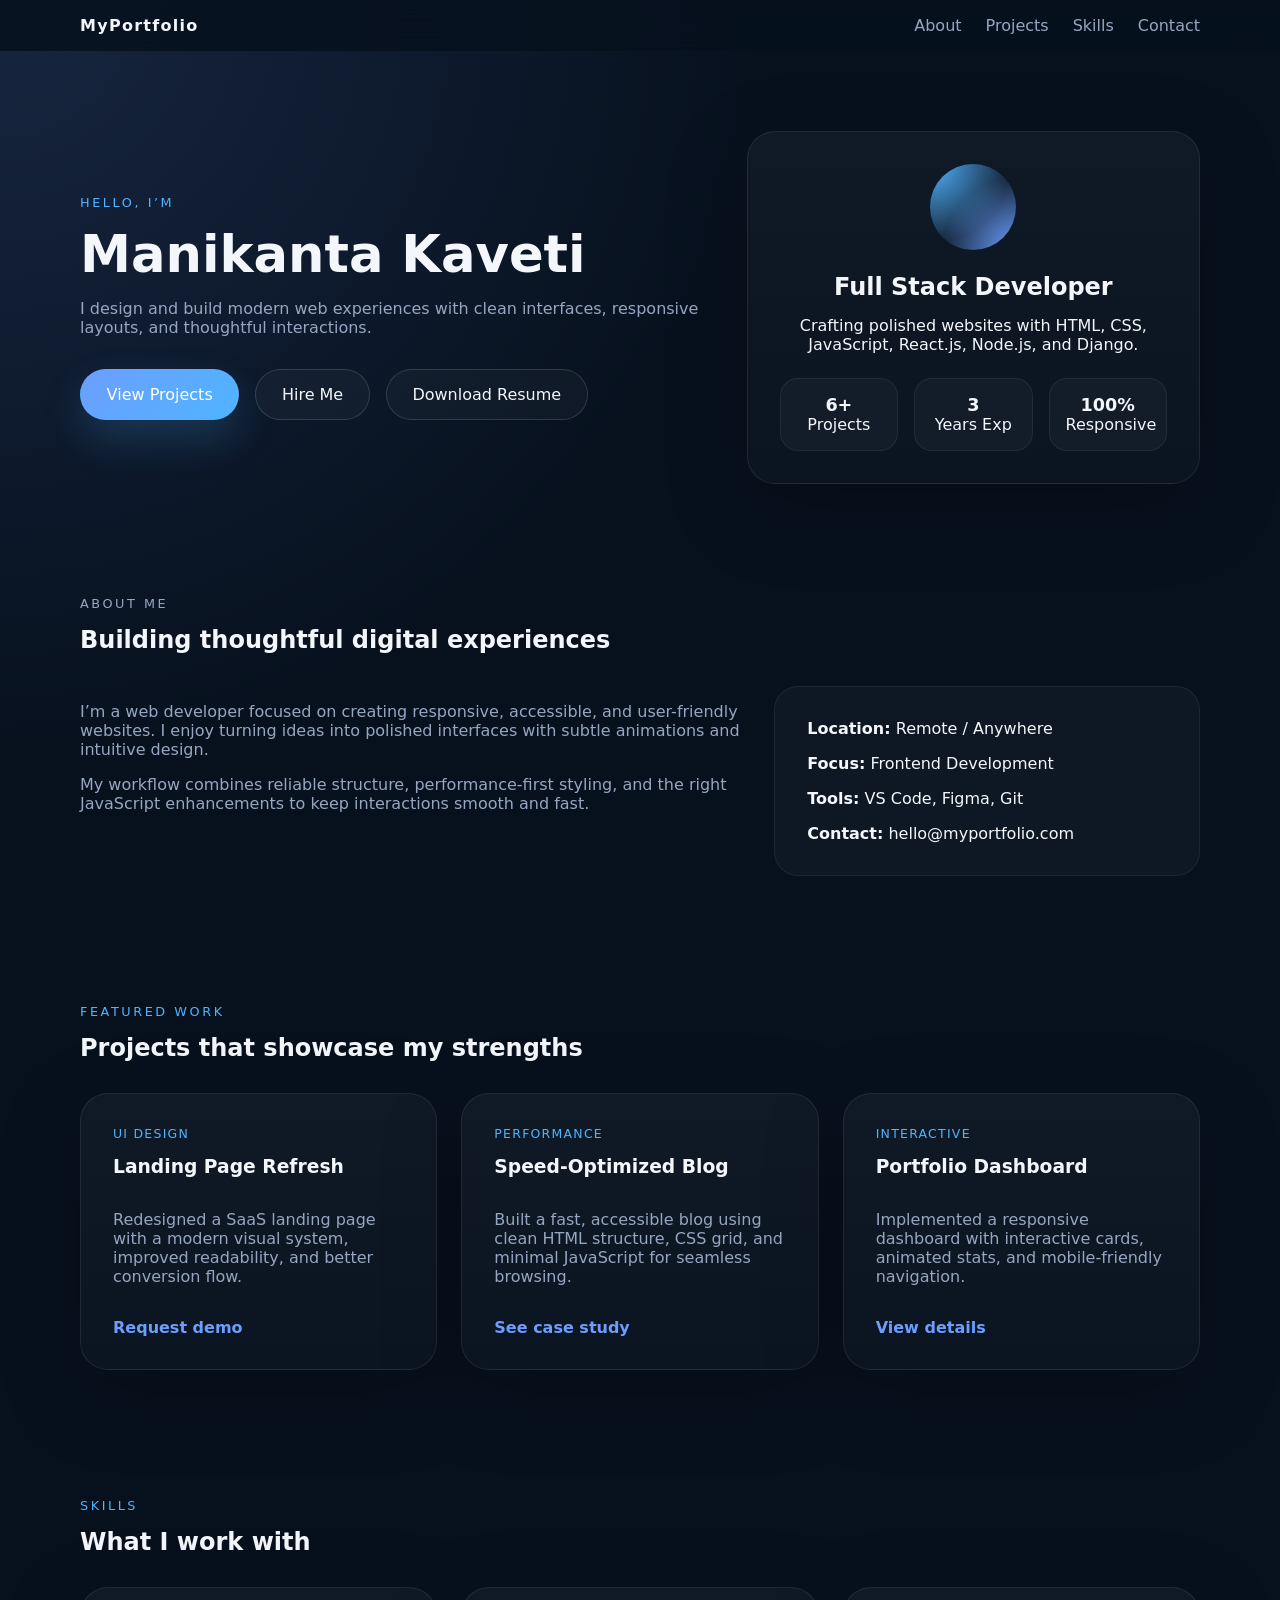
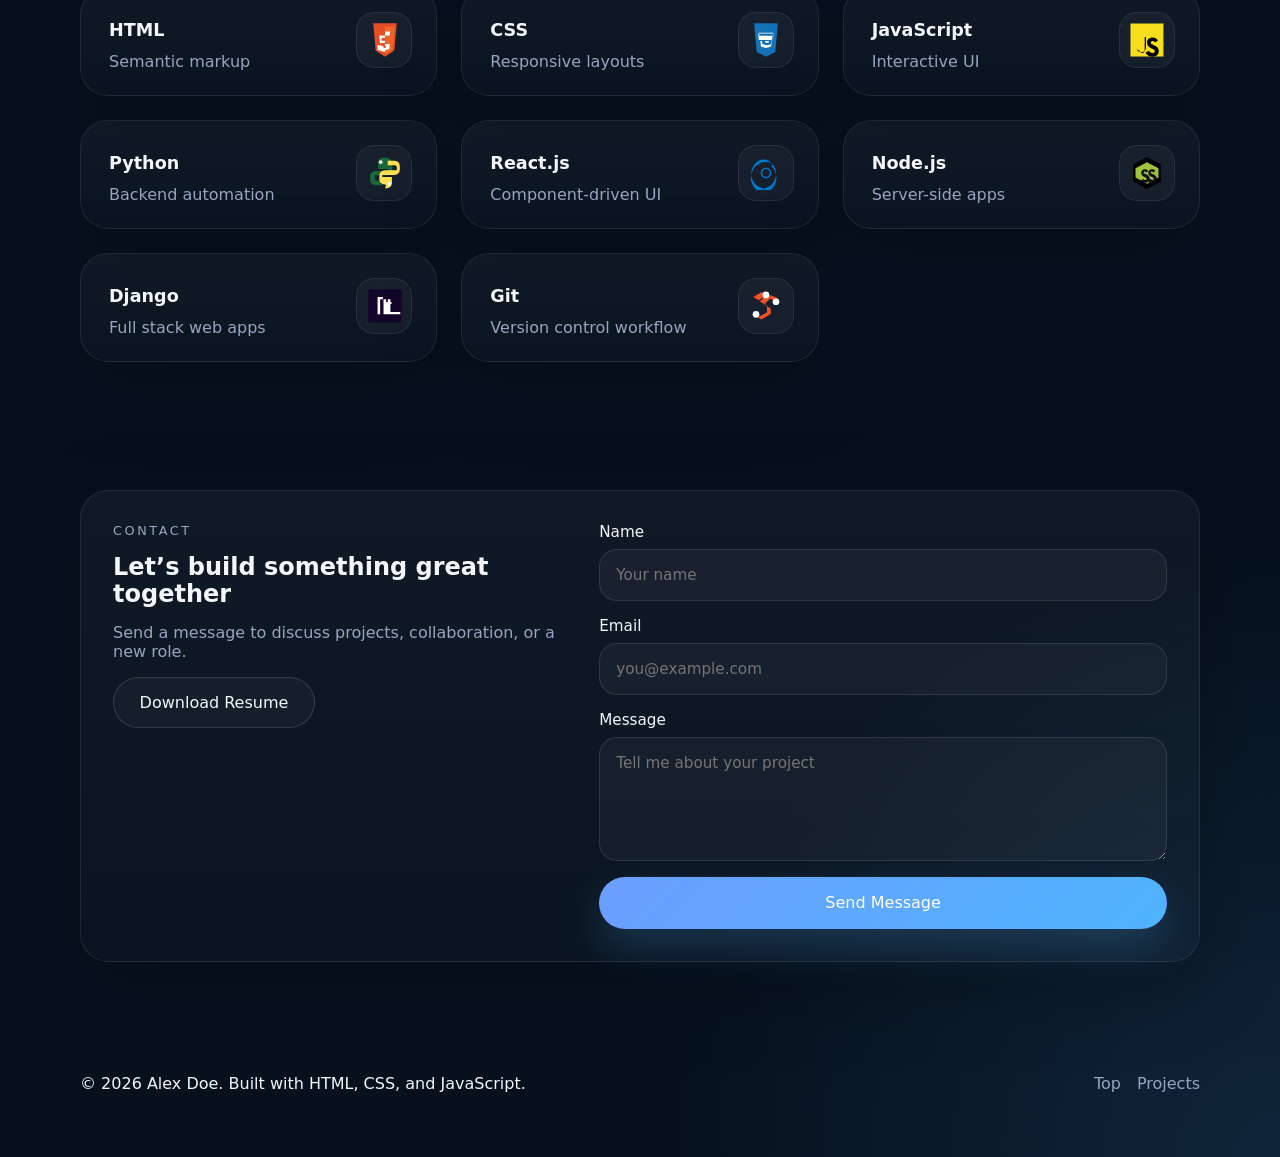
<file: portfolio/index.html>
<!DOCTYPE html>
<html lang="en">
<head>
  <meta charset="UTF-8" />
  <meta name="viewport" content="width=device-width, initial-scale=1.0" />
  <title>My Portfolio</title>
  <link rel="stylesheet" href="styles.css" />
  <script defer src="script.js"></script>
</head>
<body>
  <header class="site-header">
    <div class="container header-inner">
      <a href="#home" class="brand">MyPortfolio</a>
      <nav class="site-nav">
        <a href="#about">About</a>
        <a href="#projects">Projects</a>
        <a href="#skills">Skills</a>
        <a href="#contact">Contact</a>
      </nav>
      <button class="nav-toggle" aria-label="Open navigation">☰</button>
    </div>
  </header>

  <main>
    <section id="home" class="hero-section">
      <div class="container hero-grid">
        <div class="hero-copy fade-up">
          <p class="eyebrow">Hello, I’m</p>
          <h1>Manikanta Kaveti</h1>
          <p class="hero-text">I design and build modern web experiences with clean interfaces, responsive layouts, and thoughtful interactions.</p>
          <div class="hero-actions">
            <a href="#projects" class="btn btn-primary">View Projects</a>
            <a href="#contact" class="btn btn-outline">Hire Me</a>
            <a href="Kaveti_Manikanta@Resume.pdf" class="btn btn-outline" download>Download Resume</a>
          </div>
        </div>
        <div class="hero-card fade-up delay-1">
          <div class="profile-card">
            <div class="profile-avatar"></div>
            <h2>Full Stack Developer</h2>
            <p>Crafting polished websites with HTML, CSS, JavaScript, React.js, Node.js, and Django.</p>
            <ul class="stat-list">
              <li><strong>6+</strong><span>Projects</span></li>
              <li><strong>3</strong><span>Years Exp</span></li>
              <li><strong>100%</strong><span>Responsive</span></li>
            </ul>
          </div>
        </div>
      </div>
    </section>

    <section id="about" class="section block about-section">
      <div class="container fade-up">
        <div class="section-heading">
          <p class="eyebrow">About Me</p>
          <h2>Building thoughtful digital experiences</h2>
        </div>
        <div class="about-grid">
          <div>
            <p>I’m a web developer focused on creating responsive, accessible, and user-friendly websites. I enjoy turning ideas into polished interfaces with subtle animations and intuitive design.</p>
            <p>My workflow combines reliable structure, performance-first styling, and the right JavaScript enhancements to keep interactions smooth and fast.</p>
          </div>
          <div class="about-list">
            <div><strong>Location:</strong> Remote / Anywhere</div>
            <div><strong>Focus:</strong> Frontend Development</div>
            <div><strong>Tools:</strong> VS Code, Figma, Git</div>
            <div><strong>Contact:</strong> hello@myportfolio.com</div>
          </div>
        </div>
      </div>
    </section>

    <section id="projects" class="section projects-section">
      <div class="container fade-up">
        <div class="section-heading">
          <p class="eyebrow">Featured Work</p>
          <h2>Projects that showcase my strengths</h2>
        </div>
        <div class="project-grid">
          <article class="project-card hover-rise">
            <span class="project-chip">UI Design</span>
            <h3>Landing Page Refresh</h3>
            <p>Redesigned a SaaS landing page with a modern visual system, improved readability, and better conversion flow.</p>
            <a href="#contact">Request demo</a>
          </article>
          <article class="project-card hover-rise">
            <span class="project-chip">Performance</span>
            <h3>Speed-Optimized Blog</h3>
            <p>Built a fast, accessible blog using clean HTML structure, CSS grid, and minimal JavaScript for seamless browsing.</p>
            <a href="#contact">See case study</a>
          </article>
          <article class="project-card hover-rise">
            <span class="project-chip">Interactive</span>
            <h3>Portfolio Dashboard</h3>
            <p>Implemented a responsive dashboard with interactive cards, animated stats, and mobile-friendly navigation.</p>
            <a href="#contact">View details</a>
          </article>
        </div>
      </div>
    </section>

    <section id="skills" class="section skills-section block">
      <div class="container fade-up">
        <div class="section-heading">
          <p class="eyebrow">Skills</p>
          <h2>What I work with</h2>
        </div>
        <div class="skills-grid">
          <div class="skill-card hover-rise skill-html"><strong>HTML</strong><span>Semantic markup</span></div>
          <div class="skill-card hover-rise skill-css"><strong>CSS</strong><span>Responsive layouts</span></div>
          <div class="skill-card hover-rise skill-js"><strong>JavaScript</strong><span>Interactive UI</span></div>
          <div class="skill-card hover-rise skill-python"><strong>Python</strong><span>Backend automation</span></div>
          <div class="skill-card hover-rise skill-react"><strong>React.js</strong><span>Component-driven UI</span></div>
          <div class="skill-card hover-rise skill-node"><strong>Node.js</strong><span>Server-side apps</span></div>
          <div class="skill-card hover-rise skill-django"><strong>Django</strong><span>Full stack web apps</span></div>
          <div class="skill-card hover-rise skill-git"><strong>Git</strong><span>Version control workflow</span></div>
        </div>
      </div>
    </section>

    <section id="contact" class="section contact-section">
      <div class="container fade-up">
        <div class="contact-card">
          <div>
            <p class="eyebrow">Contact</p>
            <h2>Let’s build something great together</h2>
            <p>Send a message to discuss projects, collaboration, or a new role.</p>
            <a href="Kaveti_Manikanta@Resume.pdf" class="btn btn-outline" download>Download Resume</a>
          </div>
          <form class="contact-form">
            <label>
              Name
              <input type="text" placeholder="Your name" required />
            </label>
            <label>
              Email
              <input type="email" placeholder="you@example.com" required />
            </label>
            <label>
              Message
              <textarea rows="5" placeholder="Tell me about your project"></textarea>
            </label>
            <button type="submit" class="btn btn-primary">Send Message</button>
          </form>
        </div>
      </div>
    </section>
  </main>

  <footer class="site-footer">
    <div class="container footer-inner">
      <p>© 2026 Alex Doe. Built with HTML, CSS, and JavaScript.</p>
      <div class="footer-links">
        <a href="#home">Top</a>
        <a href="#projects">Projects</a>
      </div>
    </div>
  </footer>
</body>
</html>
</file>
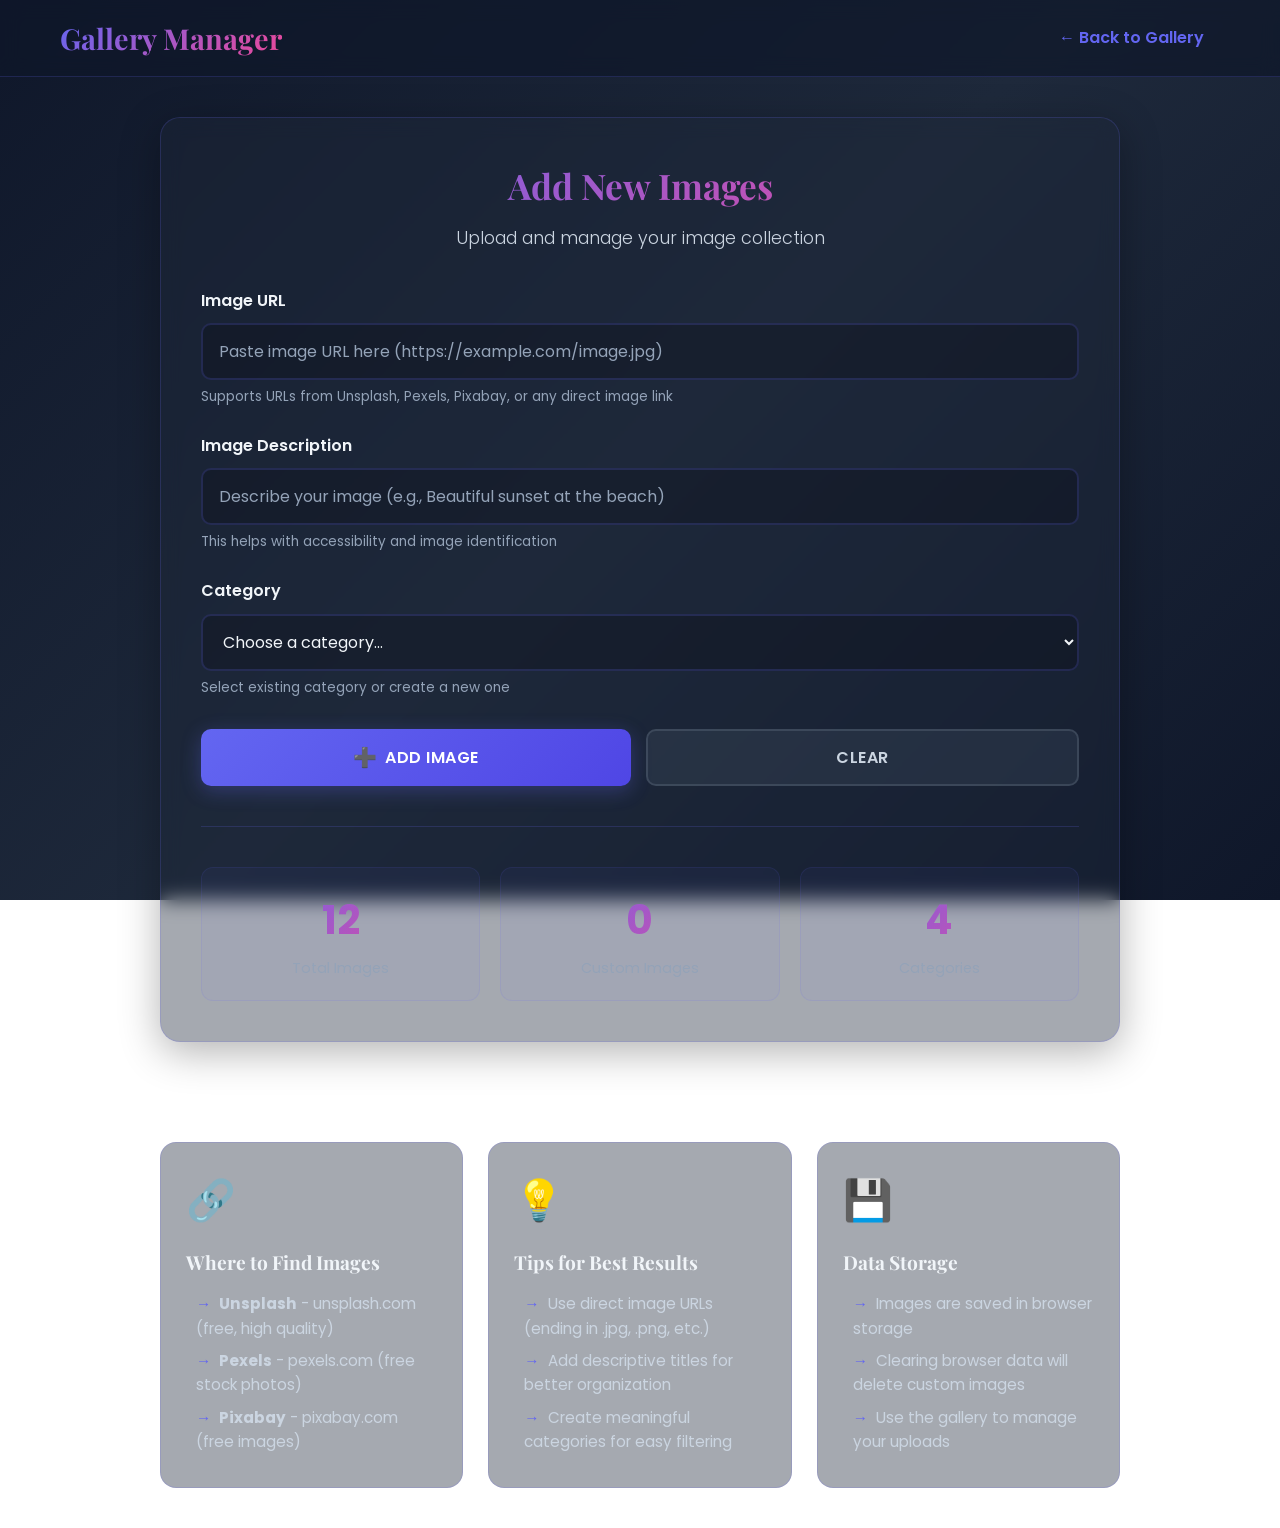
<file: add-images.html>
<!DOCTYPE html>
<html lang="en">
<head>
    <meta charset="UTF-8">
    <meta name="viewport" content="width=device-width, initial-scale=1.0">
    <title>Add Images - Gallery</title>
    <link href="https://fonts.googleapis.com/css2?family=Poppins:wght@300;400;600;700;800&family=Playfair+Display:wght@700&display=swap" rel="stylesheet">
    <link rel="stylesheet" href="styles.css">
</head>
<body class="add-images-page">
    <div class="add-images-container">
        <!-- Navigation Header -->
        <nav class="nav-header">
            <div class="nav-content">
                <h1 class="logo">Gallery Manager</h1>
                <a href="index.html" class="nav-link">← Back to Gallery</a>
            </div>
        </nav>

        <!-- Main Content -->
        <div class="add-images-wrapper">
            <div class="add-images-card">
                <div class="card-header">
                    <h2>Add New Images</h2>
                    <p class="subtitle-text">Upload and manage your image collection</p>
                </div>

                <form id="imageForm">
                    <!-- Image URL -->
                    <div class="form-group">
                        <label for="imageUrl">Image URL</label>
                        <input 
                            type="url" 
                            id="imageUrl" 
                            placeholder="Paste image URL here (https://example.com/image.jpg)"
                            required
                        >
                        <small class="form-hint">Supports URLs from Unsplash, Pexels, Pixabay, or any direct image link</small>
                    </div>

                    <!-- Image Description -->
                    <div class="form-group">
                        <label for="imageAlt">Image Description</label>
                        <input 
                            type="text" 
                            id="imageAlt" 
                            placeholder="Describe your image (e.g., Beautiful sunset at the beach)"
                            required
                        >
                        <small class="form-hint">This helps with accessibility and image identification</small>
                    </div>

                    <!-- Category Selection -->
                    <div class="form-group">
                        <label for="imageCategory">Category</label>
                        <div class="category-select-group">
                            <select id="imageCategory" required>
                                <option value="">Choose a category...</option>
                                <option value="nature">🌿 Nature</option>
                                <option value="city">🏙️ City</option>
                                <option value="animals">🦁 Animals</option>
                                <option value="technology">💻 Technology</option>
                                <option value="custom">➕ Create New Category</option>
                            </select>
                            <input 
                                type="text" 
                                id="newCategory" 
                                placeholder="Enter new category name (e.g., Travel, Food, Art)"
                                style="display: none;"
                            >
                        </div>
                        <small class="form-hint">Select existing category or create a new one</small>
                    </div>

                    <!-- Form Actions -->
                    <div class="form-actions">
                        <button type="submit" class="btn btn-primary">
                            <span class="btn-icon">➕</span>
                            <span class="btn-text">Add Image</span>
                        </button>
                        <button type="reset" class="btn btn-secondary">
                            <span class="btn-text">Clear</span>
                        </button>
                    </div>

                    <!-- Message Display -->
                    <div id="messageBox" class="message-box"></div>
                </form>

                <!-- Statistics -->
                <div class="stats-section">
                    <div class="stat-item">
                        <div class="stat-number" id="totalImages">12</div>
                        <div class="stat-label">Total Images</div>
                    </div>
                    <div class="stat-item">
                        <div class="stat-number" id="customImages">0</div>
                        <div class="stat-label">Custom Images</div>
                    </div>
                    <div class="stat-item">
                        <div class="stat-number" id="totalCategories">5</div>
                        <div class="stat-label">Categories</div>
                    </div>
                </div>

                <!-- Custom Images List -->
                <div class="custom-images-section" id="customImagesSection" style="display: none;">
                    <h3>Your Custom Images</h3>
                    <div class="images-grid" id="customImagesList"></div>
                </div>
            </div>
        </div>

        <!-- Tips Section -->
        <div class="tips-section">
            <div class="tip-card">
                <div class="tip-icon">🔗</div>
                <h4>Where to Find Images</h4>
                <ul>
                    <li><strong>Unsplash</strong> - unsplash.com (free, high quality)</li>
                    <li><strong>Pexels</strong> - pexels.com (free stock photos)</li>
                    <li><strong>Pixabay</strong> - pixabay.com (free images)</li>
                </ul>
            </div>

            <div class="tip-card">
                <div class="tip-icon">💡</div>
                <h4>Tips for Best Results</h4>
                <ul>
                    <li>Use direct image URLs (ending in .jpg, .png, etc.)</li>
                    <li>Add descriptive titles for better organization</li>
                    <li>Create meaningful categories for easy filtering</li>
                </ul>
            </div>

            <div class="tip-card">
                <div class="tip-icon">💾</div>
                <h4>Data Storage</h4>
                <ul>
                    <li>Images are saved in browser storage</li>
                    <li>Clearing browser data will delete custom images</li>
                    <li>Use the gallery to manage your uploads</li>
                </ul>
            </div>
        </div>
    </div>

    <script src="script.js"></script>
    <script src="add-images.js"></script>
</body>
</html>
</file>
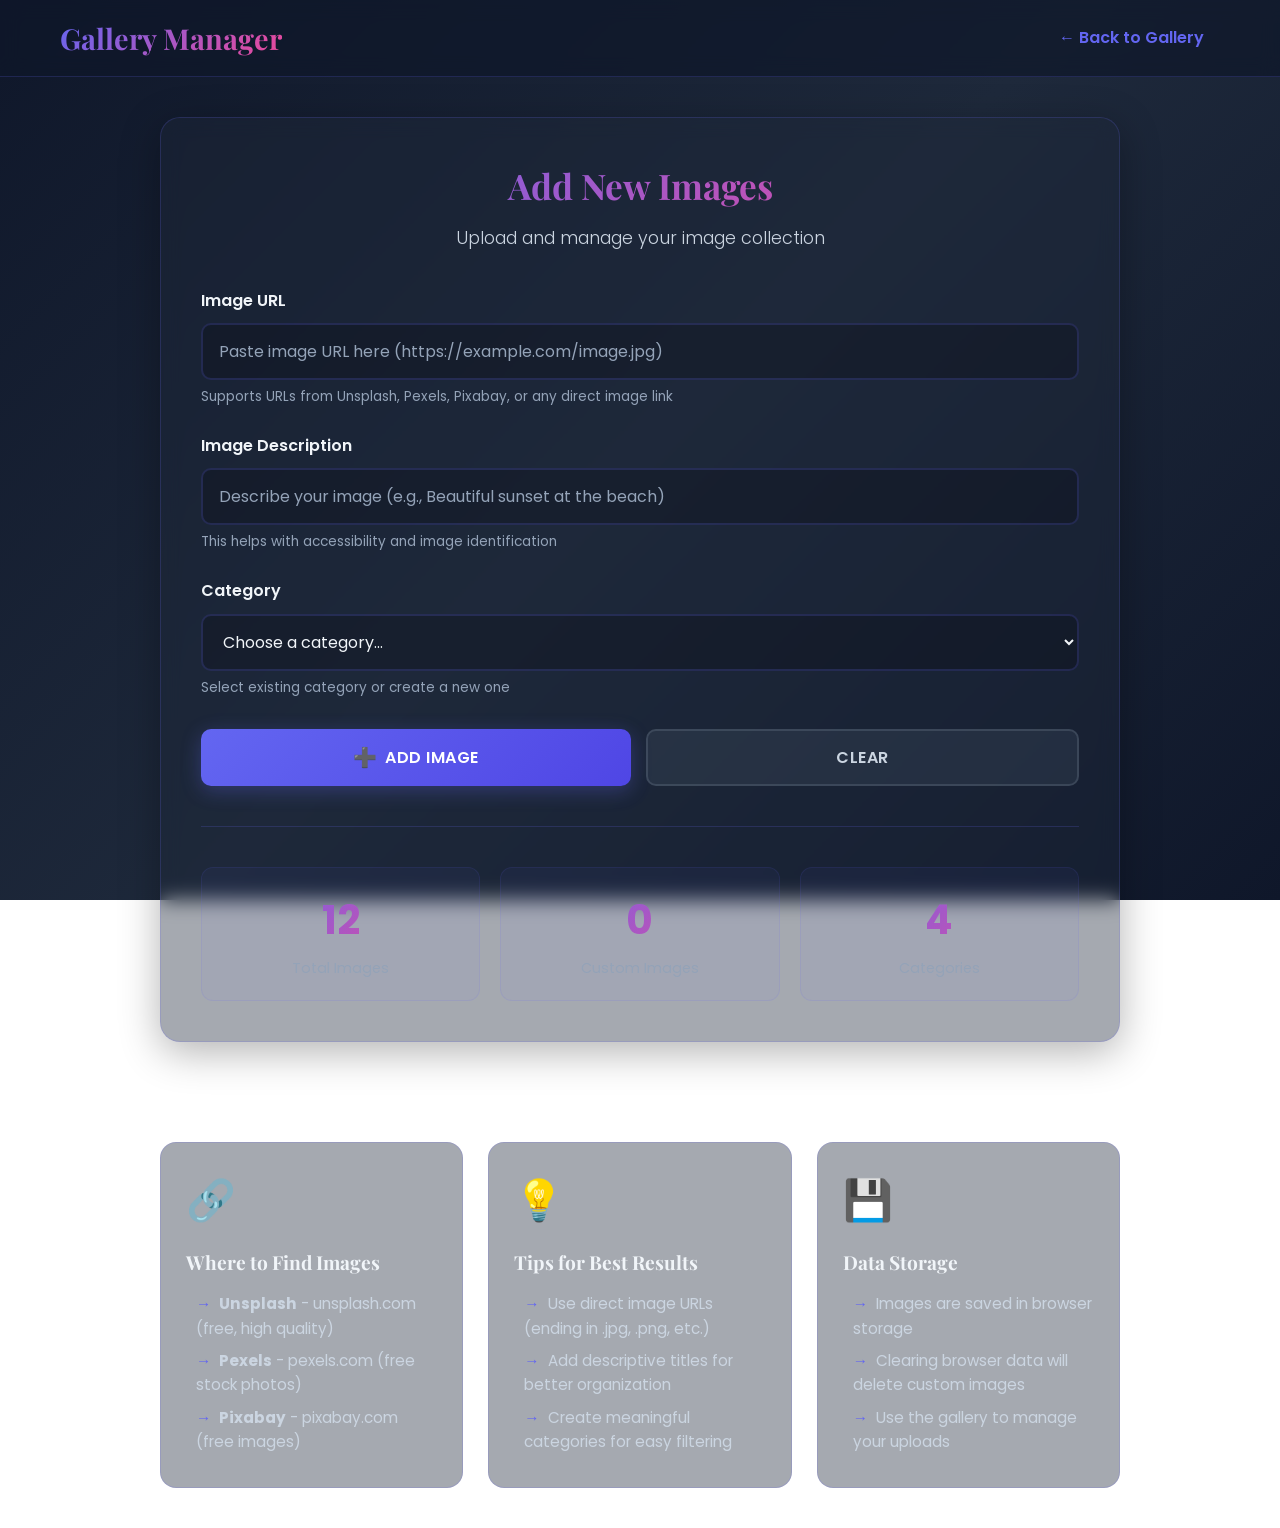
<file: Image_gallery/add-images.html>
<!DOCTYPE html>
<html lang="en">
<head>
    <meta charset="UTF-8">
    <meta name="viewport" content="width=device-width, initial-scale=1.0">
    <title>Add Images - Gallery</title>
    <link href="https://fonts.googleapis.com/css2?family=Poppins:wght@300;400;600;700;800&family=Playfair+Display:wght@700&display=swap" rel="stylesheet">
    <link rel="stylesheet" href="styles.css">
</head>
<body class="add-images-page">
    <div class="add-images-container">
        <!-- Navigation Header -->
        <nav class="nav-header">
            <div class="nav-content">
                <h1 class="logo">Gallery Manager</h1>
                <a href="index.html" class="nav-link">← Back to Gallery</a>
            </div>
        </nav>

        <!-- Main Content -->
        <div class="add-images-wrapper">
            <div class="add-images-card">
                <div class="card-header">
                    <h2>Add New Images</h2>
                    <p class="subtitle-text">Upload and manage your image collection</p>
                </div>

                <form id="imageForm">
                    <!-- Image URL -->
                    <div class="form-group">
                        <label for="imageUrl">Image URL</label>
                        <input 
                            type="url" 
                            id="imageUrl" 
                            placeholder="Paste image URL here (https://example.com/image.jpg)"
                            required
                        >
                        <small class="form-hint">Supports URLs from Unsplash, Pexels, Pixabay, or any direct image link</small>
                    </div>

                    <!-- Image Description -->
                    <div class="form-group">
                        <label for="imageAlt">Image Description</label>
                        <input 
                            type="text" 
                            id="imageAlt" 
                            placeholder="Describe your image (e.g., Beautiful sunset at the beach)"
                            required
                        >
                        <small class="form-hint">This helps with accessibility and image identification</small>
                    </div>

                    <!-- Category Selection -->
                    <div class="form-group">
                        <label for="imageCategory">Category</label>
                        <div class="category-select-group">
                            <select id="imageCategory" required>
                                <option value="">Choose a category...</option>
                                <option value="nature">🌿 Nature</option>
                                <option value="city">🏙️ City</option>
                                <option value="animals">🦁 Animals</option>
                                <option value="technology">💻 Technology</option>
                                <option value="custom">➕ Create New Category</option>
                            </select>
                            <input 
                                type="text" 
                                id="newCategory" 
                                placeholder="Enter new category name (e.g., Travel, Food, Art)"
                                style="display: none;"
                            >
                        </div>
                        <small class="form-hint">Select existing category or create a new one</small>
                    </div>

                    <!-- Form Actions -->
                    <div class="form-actions">
                        <button type="submit" class="btn btn-primary">
                            <span class="btn-icon">➕</span>
                            <span class="btn-text">Add Image</span>
                        </button>
                        <button type="reset" class="btn btn-secondary">
                            <span class="btn-text">Clear</span>
                        </button>
                    </div>

                    <!-- Message Display -->
                    <div id="messageBox" class="message-box"></div>
                </form>

                <!-- Statistics -->
                <div class="stats-section">
                    <div class="stat-item">
                        <div class="stat-number" id="totalImages">12</div>
                        <div class="stat-label">Total Images</div>
                    </div>
                    <div class="stat-item">
                        <div class="stat-number" id="customImages">0</div>
                        <div class="stat-label">Custom Images</div>
                    </div>
                    <div class="stat-item">
                        <div class="stat-number" id="totalCategories">5</div>
                        <div class="stat-label">Categories</div>
                    </div>
                </div>

                <!-- Custom Images List -->
                <div class="custom-images-section" id="customImagesSection" style="display: none;">
                    <h3>Your Custom Images</h3>
                    <div class="images-grid" id="customImagesList"></div>
                </div>
            </div>
        </div>

        <!-- Tips Section -->
        <div class="tips-section">
            <div class="tip-card">
                <div class="tip-icon">🔗</div>
                <h4>Where to Find Images</h4>
                <ul>
                    <li><strong>Unsplash</strong> - unsplash.com (free, high quality)</li>
                    <li><strong>Pexels</strong> - pexels.com (free stock photos)</li>
                    <li><strong>Pixabay</strong> - pixabay.com (free images)</li>
                </ul>
            </div>

            <div class="tip-card">
                <div class="tip-icon">💡</div>
                <h4>Tips for Best Results</h4>
                <ul>
                    <li>Use direct image URLs (ending in .jpg, .png, etc.)</li>
                    <li>Add descriptive titles for better organization</li>
                    <li>Create meaningful categories for easy filtering</li>
                </ul>
            </div>

            <div class="tip-card">
                <div class="tip-icon">💾</div>
                <h4>Data Storage</h4>
                <ul>
                    <li>Images are saved in browser storage</li>
                    <li>Clearing browser data will delete custom images</li>
                    <li>Use the gallery to manage your uploads</li>
                </ul>
            </div>
        </div>
    </div>

    <script src="script.js"></script>
    <script src="add-images.js"></script>
</body>
</html>
</file>
<file: portfolio/styles.css>
:root {
  color-scheme: dark;
  --bg: #07111e;
  --surface: #112030;
  --surface-soft: #15263a;
  --text: #f3f7fb;
  --muted: #97a6c0;
  --primary: #6c9eff;
  --accent: #4fb4ff;
  --border: rgba(255, 255, 255, 0.08);
  --shadow: 0 24px 80px rgba(0, 0, 0, 0.25);
  font-family: Inter, system-ui, sans-serif;
}

* {
  box-sizing: border-box;
}

html {
  scroll-behavior: smooth;
}

body {
  margin: 0;
  min-height: 100vh;
  background: radial-gradient(circle at top left, rgba(111, 151, 255, 0.15), transparent 25%),
    radial-gradient(circle at bottom right, rgba(79, 180, 255, 0.12), transparent 20%),
    var(--bg);
  color: var(--text);
}

img {
  max-width: 100%;
  display: block;
}

button,
a,
input,
textarea {
  font: inherit;
}

.container {
  width: min(1120px, calc(100% - 2rem));
  margin: 0 auto;
}

.site-header {
  position: sticky;
  top: 0;
  backdrop-filter: blur(16px);
  background: rgba(7, 17, 30, 0.85);
  z-index: 10;
}

.header-inner {
  display: flex;
  align-items: center;
  justify-content: space-between;
  gap: 1rem;
  padding: 1rem 0;
}

.brand {
  color: var(--text);
  text-decoration: none;
  font-weight: 700;
  letter-spacing: 0.08em;
}

.site-nav {
  display: flex;
  gap: 1.5rem;
}

.site-nav a {
  color: var(--muted);
  text-decoration: none;
  transition: color 0.2s ease;
}

.site-nav a:hover {
  color: var(--text);
}

.nav-toggle {
  display: none;
  background: none;
  border: none;
  color: var(--text);
  font-size: 1.5rem;
}

.hero-section {
  padding: 5rem 0 3rem;
}

.hero-grid {
  display: grid;
  grid-template-columns: 1.4fr 1fr;
  align-items: center;
  gap: 2rem;
}

.eyebrow {
  color: var(--accent);
  text-transform: uppercase;
  letter-spacing: 0.2em;
  font-size: 0.8rem;
  margin: 0 0 1rem;
}

h1,
h2,
h3 {
  margin: 0;
  line-height: 1.1;
}

h1 {
  font-size: clamp(2.8rem, 4vw, 4rem);
}

.hero-text,
.about-section p,
.project-card p,
.contact-card p,
.skill-card span {
  color: var(--muted);
}

.hero-actions {
  margin-top: 2rem;
  display: flex;
  flex-wrap: wrap;
  gap: 1rem;
}

.btn {
  display: inline-flex;
  align-items: center;
  justify-content: center;
  padding: 0.95rem 1.6rem;
  border-radius: 999px;
  text-decoration: none;
  transition: transform 0.2s ease, box-shadow 0.2s ease;
  border: 1px solid transparent;
}

.btn:hover {
  transform: translateY(-2px);
}

.btn-primary {
  background: linear-gradient(135deg, var(--primary), var(--accent));
  color: #fff;
  box-shadow: 0 18px 40px rgba(79, 180, 255, 0.2);
}

.btn-outline {
  color: var(--text);
  border-color: rgba(255, 255, 255, 0.14);
  background: rgba(255, 255, 255, 0.03);
}

.hero-card,
.contact-card,
.project-card,
.skill-card,
.about-list,
.section-heading {
  position: relative;
}

.profile-card,
.contact-card,
.project-card,
.skill-card {
  background: linear-gradient(180deg, rgba(255,255,255,0.04), rgba(255,255,255,0.02));
  border: 1px solid var(--border);
  box-shadow: var(--shadow);
  border-radius: 28px;
  padding: 2rem;
}

.profile-card {
  text-align: center;
}

.profile-avatar {
  width: 86px;
  height: 86px;
  margin: 0 auto 1.5rem;
  border-radius: 50%;
  background: radial-gradient(circle at top left, var(--accent), transparent 65%),
    radial-gradient(circle at bottom right, var(--primary), transparent 60%),
    #16263b;
}

.stat-list {
  list-style: none;
  padding: 0;
  margin: 1.5rem 0 0;
  display: grid;
  grid-template-columns: repeat(3, minmax(0, 1fr));
  gap: 1rem;
}

.stat-list li {
  background: rgba(255, 255, 255, 0.03);
  border: 1px solid rgba(255, 255, 255, 0.06);
  border-radius: 18px;
  padding: 1rem;
}

.stat-list strong {
  display: block;
  color: var(--text);
  font-size: 1.1rem;
}

.about-section {
  padding: 4rem 0;
}

.section-heading {
  margin-bottom: 2rem;
}

.about-grid {
  display: grid;
  grid-template-columns: 1.4fr 0.9fr;
  gap: 2rem;
}

.about-list {
  display: grid;
  gap: 1rem;
  padding: 2rem;
  background: rgba(255, 255, 255, 0.03);
  border: 1px solid rgba(255, 255, 255, 0.06);
  border-radius: 24px;
}

.about-list div {
  color: var(--text);
}

.projects-section,
.skills-section,
.contact-section {
  padding: 4rem 0;
}

.project-grid {
  display: grid;
  grid-template-columns: repeat(3, minmax(0, 1fr));
  gap: 1.5rem;
}

.project-card {
  display: flex;
  flex-direction: column;
  gap: 1rem;
}

.project-chip {
  color: var(--accent);
  font-size: 0.78rem;
  letter-spacing: 0.1em;
  text-transform: uppercase;
}

.project-card a {
  color: var(--primary);
  text-decoration: none;
  font-weight: 600;
}

.skills-grid {
  display: grid;
  grid-template-columns: repeat(3, minmax(0, 1fr));
  gap: 1.5rem;
}

.skill-card {
  position: relative;
  display: grid;
  gap: 0.75rem;
  padding: 2rem 1.75rem 1.5rem;
  overflow: hidden;
}

.skill-card::before {
  content: "";
  position: absolute;
  top: 1.5rem;
  right: 1.5rem;
  width: 56px;
  height: 56px;
  border-radius: 18px;
  background-color: rgba(255, 255, 255, 0.04);
  background-repeat: no-repeat;
  background-position: center;
  background-size: 60%;
  box-shadow: inset 0 0 0 1px rgba(255, 255, 255, 0.08);
}

.skill-card strong {
  font-size: 1.1rem;
}

.skill-html::before {
  background-image: url("data:image/svg+xml,%3Csvg xmlns='http://www.w3.org/2000/svg' viewBox='0 0 128 128'%3E%3Cpath fill='%23E34F26' d='M19.7 1.3l9.1 102.2L64 127l35.2-23.4 9.1-102.2H19.7z'/%3E%3Cpath fill='%23EF652A' d='M64 117.7l28.4-17.2 7.8-87.7H64v104.9z'/%3E%3Cpath fill='%23fff' d='M64 66.5h-12.4l-.9-10.3H64V46.8H42.6l.2 2.4 2.3 25.7H64v-8.4zm0 29.6l-.1.1-12.6-3.4-.8-9.2H35.1l1.6 18.1 27.3 7.6.1-.1V96.1z'/%3E%3Cpath fill='%23fff' d='M64 46.8h18.2l.4-4.6.9-10.4H64v15z'/%3E%3Cpath fill='%23fff' d='M64 79.2h18.2l-1.7 18.9-16.5 4.6-16.5-4.6-1-11.3h10.8l.5 5.7 5.1 1.4 5.1-1.4.5-5.7H64z'/%3E%3C/svg%3E");
}

.skill-css::before {
  background-image: url("data:image/svg+xml,%3Csvg xmlns='http://www.w3.org/2000/svg' viewBox='0 0 128 128'%3E%3Cpath fill='%231572B6' d='M19.2 1.4l9.6 108.2L64 126.6l35.2-17 9.6-108.2H19.2z'/%3E%3Cpath fill='%23fff' d='M90.4 36.4H37.6l1 11.6h49.8l-2.8 31-17.8 4.8-17.8-4.8-1-11.6h11.6l.5 5.9 6.7 1.8 6.7-1.8.5-5.9H42.8l1.9 21 19.3 5.3 19.3-5.3 2.1-24.2H36.8l-2.2-24.8h57.6l-2.2 24.8z'/%3E%3C/svg%3E");
}

.skill-js::before {
  background-image: url("data:image/svg+xml,%3Csvg xmlns='http://www.w3.org/2000/svg' viewBox='0 0 128 128'%3E%3Cpath fill='%23F7DF1E' d='M1.9 1.9h124v124H1.9z'/%3E%3Cpath d='M70.6 104.6c2.9 4.6 6.4 8 13.6 8 5.7 0 9.3-2.8 9.3-6.7 0-4.7-3.7-6.4-9.9-9.2l-3.4-1.5c-9.8-4.4-16.3-9.9-16.3-21.6 0-10.8 8.2-19 21-19 9.1 0 15.7 3.2 20.5 11.6l-11.2 7.2c-2.4-4.3-5-6-9.3-6-4.2 0-6.9 2.7-6.9 6 0 4.2 2.7 5.9 9 8.5l3.4 1.6c11.5 5.2 18 10.6 18 22.8 0 13.2-10.4 20.5-24.5 20.5-13-0.1-21.4-6.3-25.4-14.4zm-35.1-.6c2.6 4.6 5 8.5 10.8 8.5 5.5 0 9-2.2 9-10.8V52.4H60v39.4c0 12.2-7.2 17.8-17.6 17.8-9.4 0-14.8-4.8-17.6-10.6z' fill='%23000'/%3E%3C/svg%3E");
}

.skill-python::before {
  background-image: url("data:image/svg+xml,%3Csvg xmlns='http://www.w3.org/2000/svg' viewBox='0 0 128 128'%3E%3Cpath fill='%2317683a' d='M63.8 5.6c-14.3 0-25.9 5.8-25.9 21.3v21.7h36.7v7.8H30c-14.8 0-21.8 8.1-21.8 21.2v11.2c0 13.2 7.4 21.2 22.2 21.2h23.7v-16.7H34.1c-5.6 0-8.2-2.5-8.2-8.2V72.6h39.7c14.3 0 25.9-5.9 25.9-21.3V29.1C91.5 13.6 79.9 5.6 63.8 5.6z'/%3E%3Cpath fill='%23FFE052' d='M64.2 122.4c14.3 0 25.9-5.8 25.9-21.3V79.3H53.5v-7.8H98c14.8 0 21.8-8.1 21.8-21.2V39.1c0-13.2-7.4-21.2-22.2-21.2H74.1v16.7h26.1c5.6 0 8.2 2.5 8.2 8.2v11.2H68.7c-14.3 0-25.9 5.9-25.9 21.3v11.5c0 15.5 11.6 21.3 25.4 21.3z'/%3E%3Ccircle cx='47.7' cy='23.3' r='6.9' fill='%23fff'/%3E%3Ccircle cx='80.3' cy='104.6' r='6.9' fill='%23fff'/%3E%3C/svg%3E");
}

.skill-react::before {
  background-image: url("data:image/svg+xml,%3Csvg xmlns='http://www.w3.org/2000/svg' viewBox='0 0 128 128'%3E%3Cpath fill='%23007ACC' d='M64 44.2c-11 0-19.8 8.8-19.8 19.8 0 11 8.8 19.8 19.8 19.8 11 0 19.8-8.8 19.8-19.8 0-11-8.8-19.8-19.8-19.8zm0 34.5c-8.1 0-14.7-6.6-14.7-14.7 0-8.1 6.6-14.7 14.7-14.7 8.1 0 14.7 6.6 14.7 14.7 0 8.1-6.6 14.7-14.7 14.7z'/%3E%3Cpath fill='%23007ACC' d='M64 22.2c-15.3 0-28.6 6-38.2 15.8-5.4 5.4-10 12.2-13.1 19.1-3.7 8.2-5.7 16.7-5.7 25.1 0 8.8 2.1 17.4 6 25.4 4 8.2 9.8 15.5 16.8 21.3 5.9 4.7 12.4 8.4 19.4 11.1 2.6 1 5.3-1 5.3-3.8v-11.1c0-2.6-1.8-4.7-4.3-5.1-9.9-1.5-18.5-6-25.1-12.7-4.7-4.8-8.6-10.6-11.6-16.9-3.4-7.2-5.1-14.8-5.1-22.5 0-14.3 4.9-27.5 13.2-37.9 8.3-10.3 19.8-17 33.5-17 13.7 0 25.2 6.7 33.5 17 8.3 10.3 13.2 23.6 13.2 37.9 0 7.7-1.7 15.3-5.1 22.5-3 6.3-6.9 12.1-11.6 16.9-6.7 6.7-15.3 11.2-25.1 12.7-2.5.4-4.3 2.5-4.3 5.1v11.1c0 2.8 2.7 4.8 5.3 3.8 7-2.7 13.5-6.4 19.4-11.1 7-5.8 12.8-13.1 16.8-21.3 3.9-8 6-16.6 6-25.4 0-8.4-2-16.9-5.7-25.1-3.1-6.9-7.7-13.7-13.1-19.1C92.6 28.2 79.3 22.2 64 22.2z'/%3E%3C/svg%3E");
}

.skill-node::before {
  background-image: url("data:image/svg+xml,%3Csvg xmlns='http://www.w3.org/2000/svg' viewBox='0 0 128 128'%3E%3Cpath fill='%23000000' d='M64 4L12 32v64l52 28 52-28V32L64 4z'/%3E%3Cpath fill='%23A0C43F' d='M64 104.2l-43.2-23.3V46.3L64 23.1l43.2 23.2v34.6L64 104.2z'/%3E%3Cpath fill='%23111' d='M77.3 86.1c1.4 2.5 3.9 4.2 7 4.2 3.3 0 5.1-1.8 5.1-4.2 0-2.9-2-4.3-5.4-6.2l-3.2-1.6c-7.3-3.6-12-7.9-12-15.7 0-8.1 6.2-13.1 13.7-13.1 5.9 0 10.2 2.1 12.9 7.6l-7.1 4.6c-1.4-2.5-3-3.5-5.8-3.5-2.8 0-4.6 1.7-4.6 3.8 0 2.6 1.8 3.6 5.9 5.2l3.2 1.5c8.2 3.8 14 7.5 14 16.6 0 9.7-7.6 14.8-18 14.8-8.5 0-14.1-3.6-17.3-8.3zM50.6 86.4c1.4 2.6 3.8 4.2 7 4.2 3.3 0 5.1-1.8 5.1-4.2 0-2.9-2-4.3-5.4-6.2l-3.2-1.6c-7.3-3.6-12-7.9-12-15.7 0-8.1 6.2-13.1 13.7-13.1 5.9 0 10.2 2.1 12.9 7.6l-7.1 4.6c-1.4-2.5-3-3.5-5.8-3.5-2.8 0-4.6 1.7-4.6 3.8 0 2.6 1.8 3.6 5.9 5.2l3.2 1.5c8.2 3.8 14 7.5 14 16.6 0 9.7-7.6 14.8-18 14.8-8.5 0-14.1-3.6-17.3-8.3z'/%3E%3C/svg%3E");
}

.skill-django::before {
  background-image: url("data:image/svg+xml,%3Csvg xmlns='http://www.w3.org/2000/svg' viewBox='0 0 128 128'%3E%3Cpath fill='%2314052b' d='M2 2h124v124H2z'/%3E%3Cpath fill='%23fff' d='M36 94.6h9.7V38.5h10.4v-8.2H36v64.3zm32.4 0h9.8V56.9h10.4V48.7H68.2V38.5h-9.8v56.1zm33.4 0h19.7v-8.2H84.4V38.5h-9.8v56.1z'/%3E%3C/svg%3E");
}

.skill-git::before {
  background-image: url("data:image/svg+xml,%3Csvg xmlns='http://www.w3.org/2000/svg' viewBox='0 0 128 128'%3E%3Cpath fill='%23F34F29' d='M16 96.7l30.9 17.8 35-20.1v-21.4l-24.9-14.4 23.2-23.2 26.7 15.5V32.8L46.5 12.1 16 29.9 37 42.4 64 23.6l-23.2 23.2 26.7 15.5V88.2L37 104.8z'/%3E%3Ccircle fill='%23fff' cx='26.4' cy='95.4' r='12.6'/%3E%3Ccircle fill='%23fff' cx='63.6' cy='22.3' r='12.6'/%3E%3Ccircle fill='%23fff' cx='101.6' cy='47.9' r='12.6'/%3E%3C/svg%3E");
}

.contact-card {
  display: grid;
  gap: 2rem;
  grid-template-columns: 1.2fr 1.5fr;
}

.contact-form {
  display: grid;
  gap: 1rem;
}

.contact-form label {
  display: grid;
  gap: 0.5rem;
  color: var(--text);
  font-size: 0.95rem;
}

.contact-form input,
.contact-form textarea {
  width: 100%;
  padding: 1rem;
  border-radius: 18px;
  border: 1px solid rgba(255, 255, 255, 0.1);
  background: rgba(255, 255, 255, 0.04);
  color: var(--text);
  resize: vertical;
}

.contact-form input:focus,
.contact-form textarea:focus {
  outline: 2px solid rgba(79, 180, 255, 0.3);
}

.site-footer {
  padding: 2rem 0 3rem;
}

.footer-inner {
  display: flex;
  justify-content: space-between;
  align-items: center;
  gap: 1rem;
}

.footer-links {
  display: flex;
  gap: 1rem;
}

.footer-links a {
  color: var(--muted);
  text-decoration: none;
}

.hover-rise {
  transition: transform 0.25s ease, border-color 0.25s ease, box-shadow 0.25s ease;
}

.hover-rise:hover {
  transform: translateY(-6px);
  border-color: rgba(79, 180, 255, 0.3);
  box-shadow: 0 32px 80px rgba(0, 0, 0, 0.18);
}

.fade-up {
  opacity: 0;
  transform: translateY(24px);
  animation: enter 0.9s ease forwards;
}

.delay-1 {
  animation-delay: 0.15s;
}

@keyframes enter {
  to {
    opacity: 1;
    transform: translateY(0);
  }
}

@media (max-width: 900px) {
  .hero-grid,
  .about-grid,
  .project-grid,
  .skills-grid,
  .contact-card,
  .footer-inner {
    grid-template-columns: 1fr;
  }

  .site-nav {
    display: none;
  }

  .nav-toggle {
    display: inline-flex;
  }
}

@media (max-width: 640px) {
  .header-inner {
    flex-direction: column;
    align-items: stretch;
  }

  .hero-section {
    padding-top: 3.5rem;
  }

  .hero-actions {
    flex-direction: column;
  }

  .contact-card {
    padding: 1.5rem;
  }
}
</file>
<file: styles.css>
* {
    margin: 0;
    padding: 0;
    box-sizing: border-box;
}

:root {
    --primary-color: #6366f1;
    --primary-dark: #4f46e5;
    --secondary-color: #ec4899;
    --accent-color: #f59e0b;
    --success-color: #10b981;
    --danger-color: #ef4444;
    
    --bg-dark: #0f172a;
    --bg-darker: #020617;
    --bg-card: #1e293b;
    --bg-hover: #334155;
    
    --text-primary: #f1f5f9;
    --text-secondary: #cbd5e1;
    --text-tertiary: #94a3b8;
    
    --shadow: 0 10px 30px rgba(0, 0, 0, 0.3);
    --shadow-lg: 0 20px 50px rgba(0, 0, 0, 0.4);
    --transition: all 0.3s cubic-bezier(0.4, 0, 0.2, 1);
}

* {
    font-family: 'Poppins', sans-serif;
}

h1, h2, h3, h4, h5, h6 {
    font-family: 'Playfair Display', serif;
    font-weight: 700;
}

html {
    scroll-behavior: smooth;
}

body {
    background: linear-gradient(135deg, #0f172a 0%, #1e293b 50%, #0f172a 100%);
    color: var(--text-primary);
    line-height: 1.6;
    min-height: 100vh;
    background-attachment: fixed;
}

/* Add attractive pattern overlay */
body::before {
    content: '';
    position: fixed;
    top: 0;
    left: 0;
    right: 0;
    bottom: 0;
    background: radial-gradient(circle at 20% 50%, rgba(99, 102, 241, 0.1) 0%, transparent 50%),
                radial-gradient(circle at 80% 80%, rgba(236, 72, 153, 0.1) 0%, transparent 50%);
    pointer-events: none;
    z-index: -1;
}

.container {
    max-width: 1200px;
    margin: 0 auto;
    padding: 40px 20px;
    position: relative;
    z-index: 1;
}

/* Header Styles */
.header {
    display: flex;
    justify-content: space-between;
    align-items: center;
    margin-bottom: 60px;
    flex-wrap: wrap;
    gap: 30px;
}

.header-content {
    flex: 1;
    min-width: 250px;
}

.main-title {
    font-size: 3.5rem;
    background: linear-gradient(135deg, var(--primary-color) 0%, var(--secondary-color) 100%);
    -webkit-background-clip: text;
    -webkit-text-fill-color: transparent;
    background-clip: text;
    margin-bottom: 10px;
    letter-spacing: -1px;
}

.header .subtitle {
    font-size: 1.1rem;
    color: var(--text-secondary);
    font-weight: 300;
}

.btn-add-page {
    display: inline-flex;
    align-items: center;
    gap: 10px;
    padding: 14px 30px;
    background: linear-gradient(135deg, var(--primary-color) 0%, var(--primary-dark) 100%);
    color: white;
    border: none;
    border-radius: 12px;
    font-size: 1rem;
    font-weight: 600;
    cursor: pointer;
    text-decoration: none;
    transition: var(--transition);
    box-shadow: 0 5px 20px rgba(99, 102, 241, 0.3);
}

.btn-add-page:hover {
    transform: translateY(-3px);
    box-shadow: 0 10px 30px rgba(99, 102, 241, 0.5);
}

.btn-icon {
    font-size: 1.2rem;
}

/* Add Image Section */
.add-image-section {
    margin-bottom: 50px;
}

.add-image-card {
    background: white;
    padding: 30px;
    border-radius: 15px;
    box-shadow: 0 15px 40px rgba(0, 0, 0, 0.2);
    max-width: 600px;
    margin: 0 auto;
    animation: slideDown 0.6s ease;
}

.add-image-card h2 {
    color: var(--primary-color);
    margin-bottom: 25px;
    font-size: 1.5rem;
}

.form-group {
    margin-bottom: 20px;
    display: flex;
    flex-direction: column;
}

.form-group label {
    font-weight: 600;
    margin-bottom: 8px;
    color: var(--text-dark);
    font-size: 0.95rem;
}

.form-group input,
.form-group select {
    padding: 12px 15px;
    border: 2px solid #e0e0e0;
    border-radius: 8px;
    font-size: 1rem;
    font-family: inherit;
    transition: var(--transition);
}

.form-group input:focus,
.form-group select:focus {
    outline: none;
    border-color: var(--primary-color);
    box-shadow: 0 0 0 3px rgba(108, 99, 255, 0.1);
}

.category-input-group {
    display: flex;
    gap: 10px;
    flex-direction: column;
}

.category-input-group select,
.category-input-group input {
    padding: 12px 15px;
    border: 2px solid #e0e0e0;
    border-radius: 8px;
    font-size: 1rem;
    transition: var(--transition);
}

.form-actions {
    display: flex;
    gap: 10px;
    margin-top: 25px;
    flex-wrap: wrap;
}

.btn-add-image,
.btn-reset,
.btn-clear-all {
    flex: 1;
    min-width: 120px;
    padding: 12px 20px;
    border: none;
    border-radius: 8px;
    font-size: 1rem;
    font-weight: 600;
    cursor: pointer;
    transition: var(--transition);
    text-transform: uppercase;
    letter-spacing: 0.5px;
}

.btn-add-image {
    background: linear-gradient(135deg, var(--primary-color), #5a5adb);
    color: white;
    box-shadow: 0 5px 15px rgba(108, 99, 255, 0.3);
}

.btn-add-image:hover {
    transform: translateY(-3px);
    box-shadow: 0 8px 20px rgba(108, 99, 255, 0.4);
}

.btn-reset {
    background: #f0f0f0;
    color: var(--text-dark);
    flex: 0.8;
}

.btn-reset:hover {
    background: #e0e0e0;
}

.btn-clear-all {
    background: #ff6b6b;
    color: white;
    flex: 0.8;
    font-size: 0.9rem;
}

.btn-clear-all:hover {
    background: #ff5252;
    transform: translateY(-2px);
}

.success-message {
    color: #4caf50;
    font-weight: 600;
    margin-top: 10px;
    padding: 10px;
    background: #e8f5e9;
    border-radius: 5px;
    display: none;
}

.success-message.show {
    display: block;
    animation: slideDown 0.3s ease;
}

/* Filter Container */
.filter-container {
    display: flex;
    justify-content: center;
    gap: 15px;
    margin-bottom: 50px;
    flex-wrap: wrap;
}

.filter-btn {
    padding: 12px 28px;
    border: 2px solid rgba(99, 102, 241, 0.3);
    background: rgba(30, 41, 59, 0.5);
    color: var(--text-primary);
    border-radius: 25px;
    cursor: pointer;
    font-size: 1rem;
    font-weight: 600;
    transition: var(--transition);
    text-transform: capitalize;
    backdrop-filter: blur(10px);
}

.filter-btn:hover {
    border-color: var(--primary-color);
    background: rgba(99, 102, 241, 0.1);
    color: var(--primary-color);
    transform: translateY(-2px);
}

.filter-btn.active {
    background: linear-gradient(135deg, var(--primary-color) 0%, var(--primary-dark) 100%);
    border-color: var(--primary-color);
    color: white;
    box-shadow: 0 5px 15px rgba(99, 102, 241, 0.3);
}

/* Gallery Grid */
.gallery {
    display: grid;
    grid-template-columns: repeat(auto-fill, minmax(300px, 1fr));
    gap: 25px;
    margin-bottom: 50px;
}

.gallery-item {
    position: relative;
    overflow: hidden;
    border-radius: 16px;
    background: var(--bg-card);
    cursor: pointer;
    transition: var(--transition);
    box-shadow: var(--shadow);
    aspect-ratio: 4/3;
    opacity: 1;
    animation: fadeIn 0.5s ease;
    border: 1px solid rgba(148, 163, 184, 0.1);
}

.gallery-item img {
    width: 100%;
    height: 100%;
    object-fit: cover;
    transition: var(--transition);
}

.gallery-item:hover {
    transform: translateY(-12px);
    box-shadow: var(--shadow-lg);
    border-color: rgba(99, 102, 241, 0.3);
}

.gallery-item:hover img {
    transform: scale(1.12) rotate(1deg);
    filter: brightness(0.75);
}

/* Overlay */
.overlay {
    position: absolute;
    top: 0;
    left: 0;
    right: 0;
    bottom: 0;
    background: linear-gradient(135deg, rgba(0, 0, 0, 0.6) 0%, rgba(99, 102, 241, 0.3) 100%);
    display: flex;
    align-items: center;
    justify-content: center;
    opacity: 0;
    transition: var(--transition);
    backdrop-filter: blur(2px);
}

.gallery-item:hover .overlay {
    opacity: 1;
}

.category-badge {
    background: linear-gradient(135deg, var(--primary-color) 0%, var(--secondary-color) 100%);
    color: white;
    padding: 10px 20px;
    border-radius: 25px;
    font-size: 0.95rem;
    font-weight: 600;
    animation: scaleUp 0.3s ease;
    text-transform: capitalize;
}

/* Lightbox */
.lightbox {
    display: none;
    position: fixed;
    top: 0;
    left: 0;
    width: 100%;
    height: 100%;
    background: rgba(0, 0, 0, 0.95);
    z-index: 1000;
    align-items: center;
    justify-content: center;
    animation: fadeIn 0.3s ease;
    backdrop-filter: blur(5px);
}

.lightbox.active {
    display: flex;
}

.lightbox-content {
    position: relative;
    max-width: 90vw;
    max-height: 90vh;
    display: flex;
    align-items: center;
    justify-content: center;
    flex-direction: column;
    animation: zoomIn 0.3s ease;
}

.lightbox-image {
    max-width: 100%;
    max-height: 80vh;
    object-fit: contain;
    border-radius: 16px;
    box-shadow: 0 0 50px rgba(99, 102, 241, 0.3);
}

/* Lightbox Navigation */
.close-btn {
    position: absolute;
    top: 20px;
    right: 30px;
    font-size: 40px;
    background: rgba(99, 102, 241, 0.2);
    border: none;
    color: var(--text-primary);
    cursor: pointer;
    transition: var(--transition);
    z-index: 1001;
    width: 50px;
    height: 50px;
    border-radius: 50%;
    display: flex;
    align-items: center;
    justify-content: center;
    backdrop-filter: blur(10px);
}

.close-btn:hover {
    color: var(--secondary-color);
    background: rgba(236, 72, 153, 0.3);
    transform: scale(1.15);
}

.nav-btn {
    position: absolute;
    top: 50%;
    transform: translateY(-50%);
    background: rgba(99, 102, 241, 0.2);
    border: none;
    color: var(--text-primary);
    font-size: 30px;
    padding: 15px 20px;
    cursor: pointer;
    border-radius: 10px;
    transition: var(--transition);
    z-index: 999;
    backdrop-filter: blur(10px);
}

.nav-btn:hover {
    background: rgba(99, 102, 241, 0.4);
    transform: translateY(-50%) scale(1.1);
}

.prev-btn {
    left: 20px;
}

.next-btn {
    right: 20px;
}

.lightbox-caption {
    color: var(--text-secondary);
    margin-top: 20px;
    font-size: 1.1rem;
    text-align: center;
    max-width: 80vw;
    font-weight: 500;
}

/* Animations */
@keyframes slideDown {
    from {
        opacity: 0;
        transform: translateY(-30px);
    }
    to {
        opacity: 1;
        transform: translateY(0);
    }
}

@keyframes fadeIn {
    from {
        opacity: 0;
    }
    to {
        opacity: 1;
    }
}

@keyframes zoomIn {
    from {
        opacity: 0;
        transform: scale(0.8);
    }
    to {
        opacity: 1;
        transform: scale(1);
    }
}

@keyframes scaleUp {
    from {
        transform: scale(0.8);
        opacity: 0;
    }
    to {
        transform: scale(1);
        opacity: 1;
    }
}

/* ADD IMAGES PAGE STYLES */
.add-images-page {
    background: linear-gradient(135deg, #0f172a 0%, #1e293b 50%, #0f172a 100%);
    background-attachment: fixed;
}

.add-images-container {
    min-height: 100vh;
    background: linear-gradient(135deg, #0f172a 0%, #1e293b 50%, #0f172a 100%);
    background-attachment: fixed;
}

/* Navigation Header */
.nav-header {
    background: rgba(15, 23, 42, 0.7);
    backdrop-filter: blur(10px);
    border-bottom: 1px solid rgba(99, 102, 241, 0.2);
    padding: 15px 0;
    position: sticky;
    top: 0;
    z-index: 100;
}

.nav-content {
    max-width: 1200px;
    margin: 0 auto;
    padding: 0 20px;
    display: flex;
    justify-content: space-between;
    align-items: center;
}

.logo {
    font-size: 1.8rem;
    background: linear-gradient(135deg, var(--primary-color) 0%, var(--secondary-color) 100%);
    -webkit-background-clip: text;
    -webkit-text-fill-color: transparent;
    background-clip: text;
}

.nav-link {
    display: inline-flex;
    align-items: center;
    gap: 8px;
    color: var(--primary-color);
    text-decoration: none;
    font-weight: 600;
    transition: var(--transition);
    padding: 8px 16px;
    border-radius: 8px;
}

.nav-link:hover {
    background: rgba(99, 102, 241, 0.1);
    color: var(--secondary-color);
}

/* Add Images Wrapper */
.add-images-wrapper {
    max-width: 1000px;
    margin: 0 auto;
    padding: 40px 20px;
}

/* Add Images Card */
.add-images-card {
    background: rgba(30, 41, 59, 0.4);
    backdrop-filter: blur(10px);
    border: 1px solid rgba(99, 102, 241, 0.2);
    border-radius: 20px;
    padding: 40px;
    box-shadow: 0 10px 40px rgba(0, 0, 0, 0.3);
    animation: slideDown 0.6s ease;
}

.card-header {
    margin-bottom: 35px;
    text-align: center;
}

.card-header h2 {
    font-size: 2.2rem;
    background: linear-gradient(135deg, var(--primary-color) 0%, var(--secondary-color) 100%);
    -webkit-background-clip: text;
    -webkit-text-fill-color: transparent;
    background-clip: text;
    margin-bottom: 10px;
}

.subtitle-text {
    color: var(--text-secondary);
    font-size: 1.1rem;
    font-weight: 300;
}

/* Form Styles */
.form-group {
    margin-bottom: 25px;
    display: flex;
    flex-direction: column;
}

.form-group label {
    font-weight: 600;
    margin-bottom: 10px;
    color: var(--text-primary);
    font-size: 1rem;
    text-transform: capitalize;
}

.form-group input,
.form-group select {
    padding: 14px 16px;
    border: 2px solid rgba(99, 102, 241, 0.2);
    background: rgba(0, 0, 0, 0.2);
    color: var(--text-primary);
    border-radius: 10px;
    font-size: 1rem;
    font-family: 'Poppins', sans-serif;
    transition: var(--transition);
}

.form-group input::placeholder {
    color: var(--text-tertiary);
}

.form-group input:focus,
.form-group select:focus {
    outline: none;
    border-color: var(--primary-color);
    background: rgba(99, 102, 241, 0.05);
    box-shadow: 0 0 0 3px rgba(99, 102, 241, 0.1);
}

.form-hint {
    font-size: 0.85rem;
    color: var(--text-tertiary);
    margin-top: 6px;
    font-weight: 400;
}

.category-select-group {
    display: flex;
    flex-direction: column;
    gap: 10px;
}

/* Buttons */
.btn {
    padding: 14px 24px;
    border: none;
    border-radius: 10px;
    font-size: 1rem;
    font-weight: 600;
    cursor: pointer;
    transition: var(--transition);
    text-transform: uppercase;
    letter-spacing: 0.5px;
    display: inline-flex;
    align-items: center;
    gap: 8px;
    justify-content: center;
}

.btn-primary {
    background: linear-gradient(135deg, var(--primary-color) 0%, var(--primary-dark) 100%);
    color: white;
    box-shadow: 0 5px 20px rgba(99, 102, 241, 0.3);
    flex: 1;
    min-width: 150px;
}

.btn-primary:hover {
    transform: translateY(-3px);
    box-shadow: 0 8px 30px rgba(99, 102, 241, 0.4);
}

.btn-secondary {
    background: rgba(148, 163, 184, 0.1);
    color: var(--text-secondary);
    border: 2px solid rgba(148, 163, 184, 0.2);
    flex: 1;
    min-width: 100px;
}

.btn-secondary:hover {
    background: rgba(148, 163, 184, 0.15);
    border-color: rgba(148, 163, 184, 0.4);
}

.form-actions {
    display: flex;
    gap: 15px;
    margin-top: 30px;
}

.message-box {
    margin-top: 20px;
    padding: 16px 20px;
    border-radius: 10px;
    text-align: center;
    font-weight: 600;
    display: none;
    animation: slideDown 0.3s ease;
}

.message-box.success {
    background: rgba(16, 185, 129, 0.1);
    color: var(--success-color);
    border: 1px solid var(--success-color);
    display: block;
}

.message-box.error {
    background: rgba(239, 68, 68, 0.1);
    color: var(--danger-color);
    border: 1px solid var(--danger-color);
    display: block;
}

/* Statistics Section */
.stats-section {
    display: grid;
    grid-template-columns: repeat(auto-fit, minmax(150px, 1fr));
    gap: 20px;
    margin-top: 40px;
    padding-top: 40px;
    border-top: 1px solid rgba(99, 102, 241, 0.2);
}

.stat-item {
    text-align: center;
    padding: 20px;
    background: rgba(99, 102, 241, 0.05);
    border-radius: 12px;
    border: 1px solid rgba(99, 102, 241, 0.1);
}

.stat-number {
    font-size: 2.5rem;
    font-weight: 700;
    background: linear-gradient(135deg, var(--primary-color) 0%, var(--secondary-color) 100%);
    -webkit-background-clip: text;
    -webkit-text-fill-color: transparent;
    background-clip: text;
}

.stat-label {
    color: var(--text-tertiary);
    font-size: 0.9rem;
    margin-top: 5px;
    text-transform: capitalize;
}

/* Custom Images Section */
.custom-images-section {
    margin-top: 40px;
    padding-top: 40px;
    border-top: 1px solid rgba(99, 102, 241, 0.2);
}

.custom-images-section h3 {
    color: var(--text-primary);
    font-size: 1.5rem;
    margin-bottom: 25px;
    text-align: center;
}

.images-grid {
    display: grid;
    grid-template-columns: repeat(auto-fill, minmax(150px, 1fr));
    gap: 15px;
}

.custom-image-thumb {
    position: relative;
    border-radius: 10px;
    overflow: hidden;
    aspect-ratio: 1;
    background: rgba(0, 0, 0, 0.2);
    border: 1px solid rgba(99, 102, 241, 0.2);
}

.custom-image-thumb img {
    width: 100%;
    height: 100%;
    object-fit: cover;
}

/* Tips Section */
.tips-section {
    max-width: 1000px;
    margin: 60px auto 40px;
    padding: 0 20px;
    display: grid;
    grid-template-columns: repeat(auto-fit, minmax(250px, 1fr));
    gap: 25px;
}

.tip-card {
    background: rgba(30, 41, 59, 0.4);
    backdrop-filter: blur(10px);
    border: 1px solid rgba(99, 102, 241, 0.2);
    border-radius: 16px;
    padding: 25px;
    transition: var(--transition);
}

.tip-card:hover {
    border-color: rgba(99, 102, 241, 0.4);
    transform: translateY(-5px);
}

.tip-icon {
    font-size: 2.5rem;
    margin-bottom: 15px;
}

.tip-card h4 {
    color: var(--text-primary);
    font-size: 1.2rem;
    margin-bottom: 15px;
}

.tip-card ul {
    list-style: none;
    color: var(--text-secondary);
    font-size: 0.95rem;
}

.tip-card li {
    margin-bottom: 8px;
    padding-left: 10px;
}

.tip-card li::before {
    content: '→ ';
    color: var(--primary-color);
    font-weight: bold;
    margin-right: 5px;
}

/* Responsive Design */
@media (max-width: 768px) {
    .main-title {
        font-size: 2.5rem;
    }

    .header {
        flex-direction: column;
        align-items: flex-start;
        gap: 20px;
    }

    .btn-add-page {
        width: 100%;
        justify-content: center;
    }

    .gallery {
        grid-template-columns: repeat(auto-fill, minmax(200px, 1fr));
        gap: 15px;
    }

    .add-images-card {
        padding: 25px;
    }

    .card-header h2 {
        font-size: 1.8rem;
    }

    .form-actions {
        flex-direction: column;
        gap: 10px;
    }

    .btn {
        width: 100%;
    }

    .nav-content {
        flex-direction: column;
        align-items: flex-start;
        gap: 15px;
    }

    .filter-container {
        gap: 10px;
    }

    .filter-btn {
        padding: 10px 20px;
        font-size: 0.9rem;
    }

    .nav-btn {
        padding: 10px 15px;
        font-size: 24px;
    }

    .close-btn {
        font-size: 32px;
        right: 15px;
        top: 15px;
        width: 40px;
        height: 40px;
    }

    .lightbox-image {
        max-height: 70vh;
    }

    .stats-section {
        grid-template-columns: repeat(3, 1fr);
    }
}

@media (max-width: 480px) {
    .container {
        padding: 20px 10px;
    }

    .add-images-wrapper {
        padding: 20px 10px;
    }

    .main-title {
        font-size: 1.8rem;
    }

    .header {
        margin-bottom: 30px;
    }

    .card-header h2 {
        font-size: 1.5rem;
    }

    .add-images-card {
        padding: 15px;
    }

    .form-group input,
    .form-group select {
        padding: 12px 12px;
        font-size: 16px;
    }

    .form-actions {
        flex-direction: column;
        gap: 8px;
    }

    .gallery {
        grid-template-columns: 1fr;
        gap: 15px;
    }

    .filter-container {
        gap: 8px;
    }

    .filter-btn {
        padding: 8px 16px;
        font-size: 0.8rem;
    }

    .nav-btn {
        padding: 8px 12px;
        font-size: 20px;
    }

    .prev-btn {
        left: 10px;
    }

    .next-btn {
        right: 10px;
    }

    .lightbox-image {
        max-height: 60vh;
    }

    .tips-section {
        grid-template-columns: 1fr;
    }

    .stats-section {
        grid-template-columns: 1fr;
    }

    .nav-content {
        flex-direction: column;
        align-items: flex-start;
        gap: 10px;
    }

    .logo {
        font-size: 1.4rem;
    }
}

/* Smooth Scrolling */
html {
    scroll-behavior: smooth;
}
</file>
<file: Image_gallery/styles.css>
* {
    margin: 0;
    padding: 0;
    box-sizing: border-box;
}

:root {
    --primary-color: #6366f1;
    --primary-dark: #4f46e5;
    --secondary-color: #ec4899;
    --accent-color: #f59e0b;
    --success-color: #10b981;
    --danger-color: #ef4444;
    
    --bg-dark: #0f172a;
    --bg-darker: #020617;
    --bg-card: #1e293b;
    --bg-hover: #334155;
    
    --text-primary: #f1f5f9;
    --text-secondary: #cbd5e1;
    --text-tertiary: #94a3b8;
    
    --shadow: 0 10px 30px rgba(0, 0, 0, 0.3);
    --shadow-lg: 0 20px 50px rgba(0, 0, 0, 0.4);
    --transition: all 0.3s cubic-bezier(0.4, 0, 0.2, 1);
}

* {
    font-family: 'Poppins', sans-serif;
}

h1, h2, h3, h4, h5, h6 {
    font-family: 'Playfair Display', serif;
    font-weight: 700;
}

html {
    scroll-behavior: smooth;
}

body {
    background: linear-gradient(135deg, #0f172a 0%, #1e293b 50%, #0f172a 100%);
    color: var(--text-primary);
    line-height: 1.6;
    min-height: 100vh;
    background-attachment: fixed;
}

/* Add attractive pattern overlay */
body::before {
    content: '';
    position: fixed;
    top: 0;
    left: 0;
    right: 0;
    bottom: 0;
    background: radial-gradient(circle at 20% 50%, rgba(99, 102, 241, 0.1) 0%, transparent 50%),
                radial-gradient(circle at 80% 80%, rgba(236, 72, 153, 0.1) 0%, transparent 50%);
    pointer-events: none;
    z-index: -1;
}

.container {
    max-width: 1200px;
    margin: 0 auto;
    padding: 40px 20px;
    position: relative;
    z-index: 1;
}

/* Header Styles */
.header {
    display: flex;
    justify-content: space-between;
    align-items: center;
    margin-bottom: 60px;
    flex-wrap: wrap;
    gap: 30px;
}

.header-content {
    flex: 1;
    min-width: 250px;
}

.main-title {
    font-size: 3.5rem;
    background: linear-gradient(135deg, var(--primary-color) 0%, var(--secondary-color) 100%);
    -webkit-background-clip: text;
    -webkit-text-fill-color: transparent;
    background-clip: text;
    margin-bottom: 10px;
    letter-spacing: -1px;
}

.header .subtitle {
    font-size: 1.1rem;
    color: var(--text-secondary);
    font-weight: 300;
}

.btn-add-page {
    display: inline-flex;
    align-items: center;
    gap: 10px;
    padding: 14px 30px;
    background: linear-gradient(135deg, var(--primary-color) 0%, var(--primary-dark) 100%);
    color: white;
    border: none;
    border-radius: 12px;
    font-size: 1rem;
    font-weight: 600;
    cursor: pointer;
    text-decoration: none;
    transition: var(--transition);
    box-shadow: 0 5px 20px rgba(99, 102, 241, 0.3);
}

.btn-add-page:hover {
    transform: translateY(-3px);
    box-shadow: 0 10px 30px rgba(99, 102, 241, 0.5);
}

.btn-icon {
    font-size: 1.2rem;
}

/* Add Image Section */
.add-image-section {
    margin-bottom: 50px;
}

.add-image-card {
    background: white;
    padding: 30px;
    border-radius: 15px;
    box-shadow: 0 15px 40px rgba(0, 0, 0, 0.2);
    max-width: 600px;
    margin: 0 auto;
    animation: slideDown 0.6s ease;
}

.add-image-card h2 {
    color: var(--primary-color);
    margin-bottom: 25px;
    font-size: 1.5rem;
}

.form-group {
    margin-bottom: 20px;
    display: flex;
    flex-direction: column;
}

.form-group label {
    font-weight: 600;
    margin-bottom: 8px;
    color: var(--text-dark);
    font-size: 0.95rem;
}

.form-group input,
.form-group select {
    padding: 12px 15px;
    border: 2px solid #e0e0e0;
    border-radius: 8px;
    font-size: 1rem;
    font-family: inherit;
    transition: var(--transition);
}

.form-group input:focus,
.form-group select:focus {
    outline: none;
    border-color: var(--primary-color);
    box-shadow: 0 0 0 3px rgba(108, 99, 255, 0.1);
}

.category-input-group {
    display: flex;
    gap: 10px;
    flex-direction: column;
}

.category-input-group select,
.category-input-group input {
    padding: 12px 15px;
    border: 2px solid #e0e0e0;
    border-radius: 8px;
    font-size: 1rem;
    transition: var(--transition);
}

.form-actions {
    display: flex;
    gap: 10px;
    margin-top: 25px;
    flex-wrap: wrap;
}

.btn-add-image,
.btn-reset,
.btn-clear-all {
    flex: 1;
    min-width: 120px;
    padding: 12px 20px;
    border: none;
    border-radius: 8px;
    font-size: 1rem;
    font-weight: 600;
    cursor: pointer;
    transition: var(--transition);
    text-transform: uppercase;
    letter-spacing: 0.5px;
}

.btn-add-image {
    background: linear-gradient(135deg, var(--primary-color), #5a5adb);
    color: white;
    box-shadow: 0 5px 15px rgba(108, 99, 255, 0.3);
}

.btn-add-image:hover {
    transform: translateY(-3px);
    box-shadow: 0 8px 20px rgba(108, 99, 255, 0.4);
}

.btn-reset {
    background: #f0f0f0;
    color: var(--text-dark);
    flex: 0.8;
}

.btn-reset:hover {
    background: #e0e0e0;
}

.btn-clear-all {
    background: #ff6b6b;
    color: white;
    flex: 0.8;
    font-size: 0.9rem;
}

.btn-clear-all:hover {
    background: #ff5252;
    transform: translateY(-2px);
}

.success-message {
    color: #4caf50;
    font-weight: 600;
    margin-top: 10px;
    padding: 10px;
    background: #e8f5e9;
    border-radius: 5px;
    display: none;
}

.success-message.show {
    display: block;
    animation: slideDown 0.3s ease;
}

/* Filter Container */
.filter-container {
    display: flex;
    justify-content: center;
    gap: 15px;
    margin-bottom: 50px;
    flex-wrap: wrap;
}

.filter-btn {
    padding: 12px 28px;
    border: 2px solid rgba(99, 102, 241, 0.3);
    background: rgba(30, 41, 59, 0.5);
    color: var(--text-primary);
    border-radius: 25px;
    cursor: pointer;
    font-size: 1rem;
    font-weight: 600;
    transition: var(--transition);
    text-transform: capitalize;
    backdrop-filter: blur(10px);
}

.filter-btn:hover {
    border-color: var(--primary-color);
    background: rgba(99, 102, 241, 0.1);
    color: var(--primary-color);
    transform: translateY(-2px);
}

.filter-btn.active {
    background: linear-gradient(135deg, var(--primary-color) 0%, var(--primary-dark) 100%);
    border-color: var(--primary-color);
    color: white;
    box-shadow: 0 5px 15px rgba(99, 102, 241, 0.3);
}

/* Gallery Grid */
.gallery {
    display: grid;
    grid-template-columns: repeat(auto-fill, minmax(300px, 1fr));
    gap: 25px;
    margin-bottom: 50px;
}

.gallery-item {
    position: relative;
    overflow: hidden;
    border-radius: 16px;
    background: var(--bg-card);
    cursor: pointer;
    transition: var(--transition);
    box-shadow: var(--shadow);
    aspect-ratio: 4/3;
    opacity: 1;
    animation: fadeIn 0.5s ease;
    border: 1px solid rgba(148, 163, 184, 0.1);
}

.gallery-item img {
    width: 100%;
    height: 100%;
    object-fit: cover;
    transition: var(--transition);
}

.gallery-item:hover {
    transform: translateY(-12px);
    box-shadow: var(--shadow-lg);
    border-color: rgba(99, 102, 241, 0.3);
}

.gallery-item:hover img {
    transform: scale(1.12) rotate(1deg);
    filter: brightness(0.75);
}

/* Overlay */
.overlay {
    position: absolute;
    top: 0;
    left: 0;
    right: 0;
    bottom: 0;
    background: linear-gradient(135deg, rgba(0, 0, 0, 0.6) 0%, rgba(99, 102, 241, 0.3) 100%);
    display: flex;
    align-items: center;
    justify-content: center;
    opacity: 0;
    transition: var(--transition);
    backdrop-filter: blur(2px);
}

.gallery-item:hover .overlay {
    opacity: 1;
}

.category-badge {
    background: linear-gradient(135deg, var(--primary-color) 0%, var(--secondary-color) 100%);
    color: white;
    padding: 10px 20px;
    border-radius: 25px;
    font-size: 0.95rem;
    font-weight: 600;
    animation: scaleUp 0.3s ease;
    text-transform: capitalize;
}

/* Lightbox */
.lightbox {
    display: none;
    position: fixed;
    top: 0;
    left: 0;
    width: 100%;
    height: 100%;
    background: rgba(0, 0, 0, 0.95);
    z-index: 1000;
    align-items: center;
    justify-content: center;
    animation: fadeIn 0.3s ease;
    backdrop-filter: blur(5px);
}

.lightbox.active {
    display: flex;
}

.lightbox-content {
    position: relative;
    max-width: 90vw;
    max-height: 90vh;
    display: flex;
    align-items: center;
    justify-content: center;
    flex-direction: column;
    animation: zoomIn 0.3s ease;
}

.lightbox-image {
    max-width: 100%;
    max-height: 80vh;
    object-fit: contain;
    border-radius: 16px;
    box-shadow: 0 0 50px rgba(99, 102, 241, 0.3);
}

/* Lightbox Navigation */
.close-btn {
    position: absolute;
    top: 20px;
    right: 30px;
    font-size: 40px;
    background: rgba(99, 102, 241, 0.2);
    border: none;
    color: var(--text-primary);
    cursor: pointer;
    transition: var(--transition);
    z-index: 1001;
    width: 50px;
    height: 50px;
    border-radius: 50%;
    display: flex;
    align-items: center;
    justify-content: center;
    backdrop-filter: blur(10px);
}

.close-btn:hover {
    color: var(--secondary-color);
    background: rgba(236, 72, 153, 0.3);
    transform: scale(1.15);
}

.nav-btn {
    position: absolute;
    top: 50%;
    transform: translateY(-50%);
    background: rgba(99, 102, 241, 0.2);
    border: none;
    color: var(--text-primary);
    font-size: 30px;
    padding: 15px 20px;
    cursor: pointer;
    border-radius: 10px;
    transition: var(--transition);
    z-index: 999;
    backdrop-filter: blur(10px);
}

.nav-btn:hover {
    background: rgba(99, 102, 241, 0.4);
    transform: translateY(-50%) scale(1.1);
}

.prev-btn {
    left: 20px;
}

.next-btn {
    right: 20px;
}

.lightbox-caption {
    color: var(--text-secondary);
    margin-top: 20px;
    font-size: 1.1rem;
    text-align: center;
    max-width: 80vw;
    font-weight: 500;
}

/* Animations */
@keyframes slideDown {
    from {
        opacity: 0;
        transform: translateY(-30px);
    }
    to {
        opacity: 1;
        transform: translateY(0);
    }
}

@keyframes fadeIn {
    from {
        opacity: 0;
    }
    to {
        opacity: 1;
    }
}

@keyframes zoomIn {
    from {
        opacity: 0;
        transform: scale(0.8);
    }
    to {
        opacity: 1;
        transform: scale(1);
    }
}

@keyframes scaleUp {
    from {
        transform: scale(0.8);
        opacity: 0;
    }
    to {
        transform: scale(1);
        opacity: 1;
    }
}

/* ADD IMAGES PAGE STYLES */
.add-images-page {
    background: linear-gradient(135deg, #0f172a 0%, #1e293b 50%, #0f172a 100%);
    background-attachment: fixed;
}

.add-images-container {
    min-height: 100vh;
    background: linear-gradient(135deg, #0f172a 0%, #1e293b 50%, #0f172a 100%);
    background-attachment: fixed;
}

/* Navigation Header */
.nav-header {
    background: rgba(15, 23, 42, 0.7);
    backdrop-filter: blur(10px);
    border-bottom: 1px solid rgba(99, 102, 241, 0.2);
    padding: 15px 0;
    position: sticky;
    top: 0;
    z-index: 100;
}

.nav-content {
    max-width: 1200px;
    margin: 0 auto;
    padding: 0 20px;
    display: flex;
    justify-content: space-between;
    align-items: center;
}

.logo {
    font-size: 1.8rem;
    background: linear-gradient(135deg, var(--primary-color) 0%, var(--secondary-color) 100%);
    -webkit-background-clip: text;
    -webkit-text-fill-color: transparent;
    background-clip: text;
}

.nav-link {
    display: inline-flex;
    align-items: center;
    gap: 8px;
    color: var(--primary-color);
    text-decoration: none;
    font-weight: 600;
    transition: var(--transition);
    padding: 8px 16px;
    border-radius: 8px;
}

.nav-link:hover {
    background: rgba(99, 102, 241, 0.1);
    color: var(--secondary-color);
}

/* Add Images Wrapper */
.add-images-wrapper {
    max-width: 1000px;
    margin: 0 auto;
    padding: 40px 20px;
}

/* Add Images Card */
.add-images-card {
    background: rgba(30, 41, 59, 0.4);
    backdrop-filter: blur(10px);
    border: 1px solid rgba(99, 102, 241, 0.2);
    border-radius: 20px;
    padding: 40px;
    box-shadow: 0 10px 40px rgba(0, 0, 0, 0.3);
    animation: slideDown 0.6s ease;
}

.card-header {
    margin-bottom: 35px;
    text-align: center;
}

.card-header h2 {
    font-size: 2.2rem;
    background: linear-gradient(135deg, var(--primary-color) 0%, var(--secondary-color) 100%);
    -webkit-background-clip: text;
    -webkit-text-fill-color: transparent;
    background-clip: text;
    margin-bottom: 10px;
}

.subtitle-text {
    color: var(--text-secondary);
    font-size: 1.1rem;
    font-weight: 300;
}

/* Form Styles */
.form-group {
    margin-bottom: 25px;
    display: flex;
    flex-direction: column;
}

.form-group label {
    font-weight: 600;
    margin-bottom: 10px;
    color: var(--text-primary);
    font-size: 1rem;
    text-transform: capitalize;
}

.form-group input,
.form-group select {
    padding: 14px 16px;
    border: 2px solid rgba(99, 102, 241, 0.2);
    background: rgba(0, 0, 0, 0.2);
    color: var(--text-primary);
    border-radius: 10px;
    font-size: 1rem;
    font-family: 'Poppins', sans-serif;
    transition: var(--transition);
}

.form-group input::placeholder {
    color: var(--text-tertiary);
}

.form-group input:focus,
.form-group select:focus {
    outline: none;
    border-color: var(--primary-color);
    background: rgba(99, 102, 241, 0.05);
    box-shadow: 0 0 0 3px rgba(99, 102, 241, 0.1);
}

.form-hint {
    font-size: 0.85rem;
    color: var(--text-tertiary);
    margin-top: 6px;
    font-weight: 400;
}

.category-select-group {
    display: flex;
    flex-direction: column;
    gap: 10px;
}

/* Buttons */
.btn {
    padding: 14px 24px;
    border: none;
    border-radius: 10px;
    font-size: 1rem;
    font-weight: 600;
    cursor: pointer;
    transition: var(--transition);
    text-transform: uppercase;
    letter-spacing: 0.5px;
    display: inline-flex;
    align-items: center;
    gap: 8px;
    justify-content: center;
}

.btn-primary {
    background: linear-gradient(135deg, var(--primary-color) 0%, var(--primary-dark) 100%);
    color: white;
    box-shadow: 0 5px 20px rgba(99, 102, 241, 0.3);
    flex: 1;
    min-width: 150px;
}

.btn-primary:hover {
    transform: translateY(-3px);
    box-shadow: 0 8px 30px rgba(99, 102, 241, 0.4);
}

.btn-secondary {
    background: rgba(148, 163, 184, 0.1);
    color: var(--text-secondary);
    border: 2px solid rgba(148, 163, 184, 0.2);
    flex: 1;
    min-width: 100px;
}

.btn-secondary:hover {
    background: rgba(148, 163, 184, 0.15);
    border-color: rgba(148, 163, 184, 0.4);
}

.form-actions {
    display: flex;
    gap: 15px;
    margin-top: 30px;
}

.message-box {
    margin-top: 20px;
    padding: 16px 20px;
    border-radius: 10px;
    text-align: center;
    font-weight: 600;
    display: none;
    animation: slideDown 0.3s ease;
}

.message-box.success {
    background: rgba(16, 185, 129, 0.1);
    color: var(--success-color);
    border: 1px solid var(--success-color);
    display: block;
}

.message-box.error {
    background: rgba(239, 68, 68, 0.1);
    color: var(--danger-color);
    border: 1px solid var(--danger-color);
    display: block;
}

/* Statistics Section */
.stats-section {
    display: grid;
    grid-template-columns: repeat(auto-fit, minmax(150px, 1fr));
    gap: 20px;
    margin-top: 40px;
    padding-top: 40px;
    border-top: 1px solid rgba(99, 102, 241, 0.2);
}

.stat-item {
    text-align: center;
    padding: 20px;
    background: rgba(99, 102, 241, 0.05);
    border-radius: 12px;
    border: 1px solid rgba(99, 102, 241, 0.1);
}

.stat-number {
    font-size: 2.5rem;
    font-weight: 700;
    background: linear-gradient(135deg, var(--primary-color) 0%, var(--secondary-color) 100%);
    -webkit-background-clip: text;
    -webkit-text-fill-color: transparent;
    background-clip: text;
}

.stat-label {
    color: var(--text-tertiary);
    font-size: 0.9rem;
    margin-top: 5px;
    text-transform: capitalize;
}

/* Custom Images Section */
.custom-images-section {
    margin-top: 40px;
    padding-top: 40px;
    border-top: 1px solid rgba(99, 102, 241, 0.2);
}

.custom-images-section h3 {
    color: var(--text-primary);
    font-size: 1.5rem;
    margin-bottom: 25px;
    text-align: center;
}

.images-grid {
    display: grid;
    grid-template-columns: repeat(auto-fill, minmax(150px, 1fr));
    gap: 15px;
}

.custom-image-thumb {
    position: relative;
    border-radius: 10px;
    overflow: hidden;
    aspect-ratio: 1;
    background: rgba(0, 0, 0, 0.2);
    border: 1px solid rgba(99, 102, 241, 0.2);
}

.custom-image-thumb img {
    width: 100%;
    height: 100%;
    object-fit: cover;
}

/* Tips Section */
.tips-section {
    max-width: 1000px;
    margin: 60px auto 40px;
    padding: 0 20px;
    display: grid;
    grid-template-columns: repeat(auto-fit, minmax(250px, 1fr));
    gap: 25px;
}

.tip-card {
    background: rgba(30, 41, 59, 0.4);
    backdrop-filter: blur(10px);
    border: 1px solid rgba(99, 102, 241, 0.2);
    border-radius: 16px;
    padding: 25px;
    transition: var(--transition);
}

.tip-card:hover {
    border-color: rgba(99, 102, 241, 0.4);
    transform: translateY(-5px);
}

.tip-icon {
    font-size: 2.5rem;
    margin-bottom: 15px;
}

.tip-card h4 {
    color: var(--text-primary);
    font-size: 1.2rem;
    margin-bottom: 15px;
}

.tip-card ul {
    list-style: none;
    color: var(--text-secondary);
    font-size: 0.95rem;
}

.tip-card li {
    margin-bottom: 8px;
    padding-left: 10px;
}

.tip-card li::before {
    content: '→ ';
    color: var(--primary-color);
    font-weight: bold;
    margin-right: 5px;
}

/* Responsive Design */
@media (max-width: 768px) {
    .main-title {
        font-size: 2.5rem;
    }

    .header {
        flex-direction: column;
        align-items: flex-start;
        gap: 20px;
    }

    .btn-add-page {
        width: 100%;
        justify-content: center;
    }

    .gallery {
        grid-template-columns: repeat(auto-fill, minmax(200px, 1fr));
        gap: 15px;
    }

    .add-images-card {
        padding: 25px;
    }

    .card-header h2 {
        font-size: 1.8rem;
    }

    .form-actions {
        flex-direction: column;
        gap: 10px;
    }

    .btn {
        width: 100%;
    }

    .nav-content {
        flex-direction: column;
        align-items: flex-start;
        gap: 15px;
    }

    .filter-container {
        gap: 10px;
    }

    .filter-btn {
        padding: 10px 20px;
        font-size: 0.9rem;
    }

    .nav-btn {
        padding: 10px 15px;
        font-size: 24px;
    }

    .close-btn {
        font-size: 32px;
        right: 15px;
        top: 15px;
        width: 40px;
        height: 40px;
    }

    .lightbox-image {
        max-height: 70vh;
    }

    .stats-section {
        grid-template-columns: repeat(3, 1fr);
    }
}

@media (max-width: 480px) {
    .container {
        padding: 20px 10px;
    }

    .add-images-wrapper {
        padding: 20px 10px;
    }

    .main-title {
        font-size: 1.8rem;
    }

    .header {
        margin-bottom: 30px;
    }

    .card-header h2 {
        font-size: 1.5rem;
    }

    .add-images-card {
        padding: 15px;
    }

    .form-group input,
    .form-group select {
        padding: 12px 12px;
        font-size: 16px;
    }

    .form-actions {
        flex-direction: column;
        gap: 8px;
    }

    .gallery {
        grid-template-columns: 1fr;
        gap: 15px;
    }

    .filter-container {
        gap: 8px;
    }

    .filter-btn {
        padding: 8px 16px;
        font-size: 0.8rem;
    }

    .nav-btn {
        padding: 8px 12px;
        font-size: 20px;
    }

    .prev-btn {
        left: 10px;
    }

    .next-btn {
        right: 10px;
    }

    .lightbox-image {
        max-height: 60vh;
    }

    .tips-section {
        grid-template-columns: 1fr;
    }

    .stats-section {
        grid-template-columns: 1fr;
    }

    .nav-content {
        flex-direction: column;
        align-items: flex-start;
        gap: 10px;
    }

    .logo {
        font-size: 1.4rem;
    }
}

/* Smooth Scrolling */
html {
    scroll-behavior: smooth;
}
</file>
